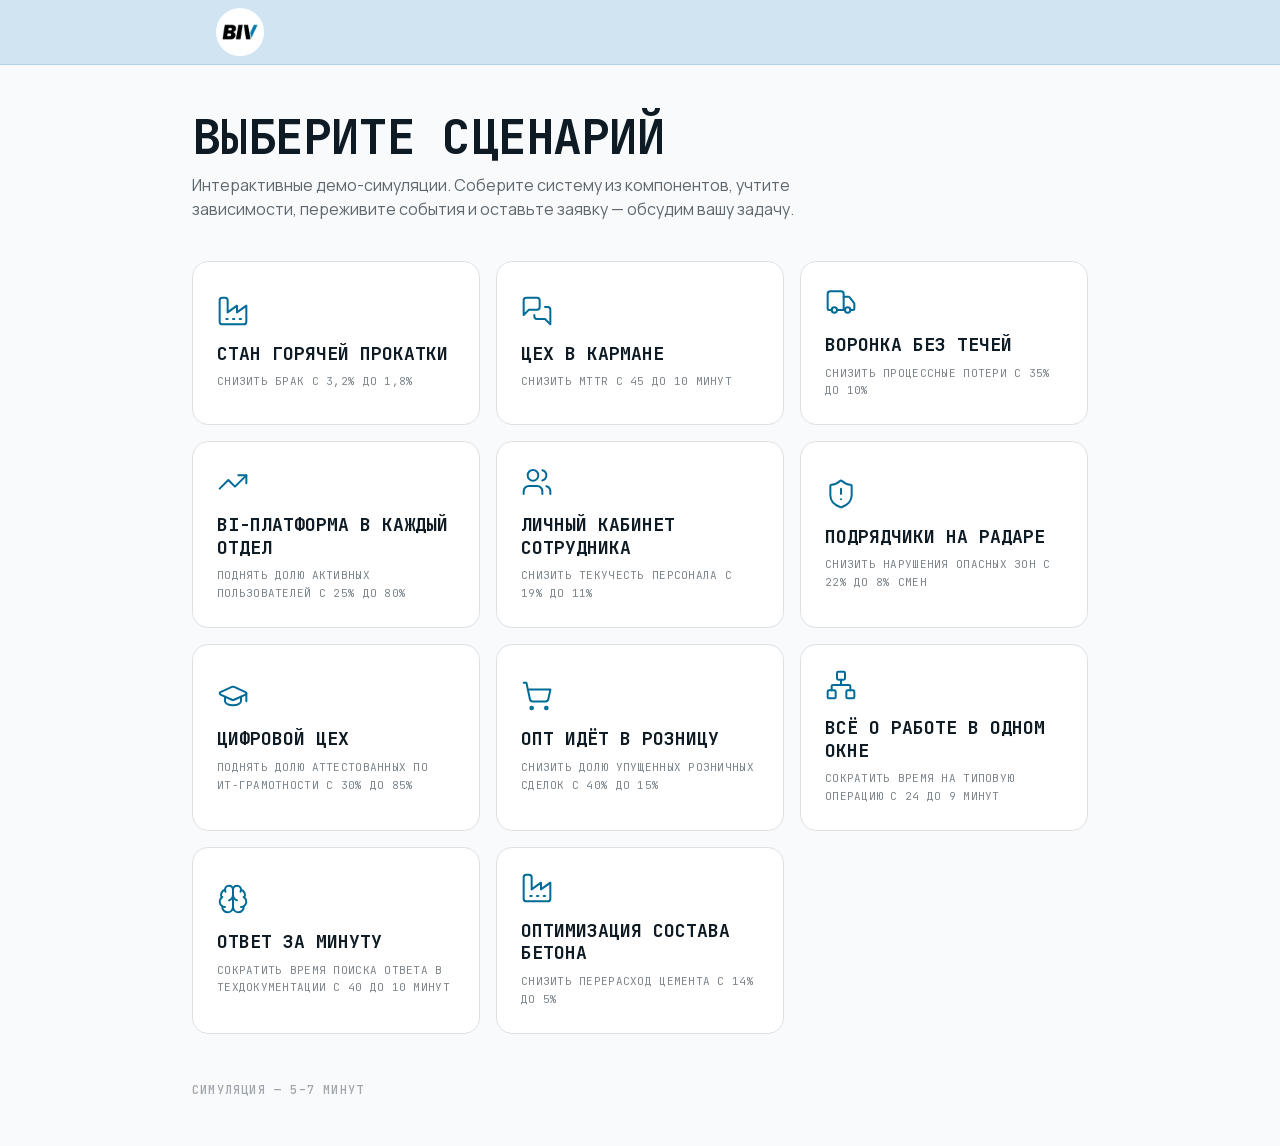
<file: index.html>
<!doctype html>
<html lang="ru">
  <head>
    <meta charset="UTF-8" />
    <meta name="viewport" content="width=device-width, initial-scale=1.0" />
    <title>IT Solution Game</title>
    <script type="module" crossorigin src="./assets/index-DegsgsY_.js"></script>
    <link rel="stylesheet" crossorigin href="./assets/index-CBIp3-F5.css">
  </head>
  <body>
    <div id="root"></div>
  </body>
</html>
</file>
<file: assets/index-CBIp3-F5.css>
@font-face{font-family:Manrope;font-style:normal;font-weight:400;font-display:swap;src:url(./Manrope-400-cyrillic-DJ9PYDpy.woff2) format("woff2");unicode-range:U+0301,U+0400-045F,U+0490-0491,U+04B0-04B1,U+2116}@font-face{font-family:Manrope;font-style:normal;font-weight:400;font-display:swap;src:url(./Manrope-400-latin-C46ZzDBF.woff2) format("woff2");unicode-range:U+0000-00FF,U+0131,U+0152-0153,U+02BB-02BC,U+02C6,U+02DA,U+02DC,U+0304,U+0308,U+0329,U+2000-206F,U+20AC,U+2122,U+2191,U+2193,U+2212,U+2215,U+FEFF,U+FFFD}@font-face{font-family:Manrope;font-style:normal;font-weight:500;font-display:swap;src:url(./Manrope-400-cyrillic-DJ9PYDpy.woff2) format("woff2");unicode-range:U+0301,U+0400-045F,U+0490-0491,U+04B0-04B1,U+2116}@font-face{font-family:Manrope;font-style:normal;font-weight:500;font-display:swap;src:url(./Manrope-400-latin-C46ZzDBF.woff2) format("woff2");unicode-range:U+0000-00FF,U+0131,U+0152-0153,U+02BB-02BC,U+02C6,U+02DA,U+02DC,U+0304,U+0308,U+0329,U+2000-206F,U+20AC,U+2122,U+2191,U+2193,U+2212,U+2215,U+FEFF,U+FFFD}@font-face{font-family:Manrope;font-style:normal;font-weight:600;font-display:swap;src:url(./Manrope-400-cyrillic-DJ9PYDpy.woff2) format("woff2");unicode-range:U+0301,U+0400-045F,U+0490-0491,U+04B0-04B1,U+2116}@font-face{font-family:Manrope;font-style:normal;font-weight:600;font-display:swap;src:url(./Manrope-400-latin-C46ZzDBF.woff2) format("woff2");unicode-range:U+0000-00FF,U+0131,U+0152-0153,U+02BB-02BC,U+02C6,U+02DA,U+02DC,U+0304,U+0308,U+0329,U+2000-206F,U+20AC,U+2122,U+2191,U+2193,U+2212,U+2215,U+FEFF,U+FFFD}@font-face{font-family:Manrope;font-style:normal;font-weight:700;font-display:swap;src:url(./Manrope-400-cyrillic-DJ9PYDpy.woff2) format("woff2");unicode-range:U+0301,U+0400-045F,U+0490-0491,U+04B0-04B1,U+2116}@font-face{font-family:Manrope;font-style:normal;font-weight:700;font-display:swap;src:url(./Manrope-400-latin-C46ZzDBF.woff2) format("woff2");unicode-range:U+0000-00FF,U+0131,U+0152-0153,U+02BB-02BC,U+02C6,U+02DA,U+02DC,U+0304,U+0308,U+0329,U+2000-206F,U+20AC,U+2122,U+2191,U+2193,U+2212,U+2215,U+FEFF,U+FFFD}@font-face{font-family:Manrope;font-style:normal;font-weight:800;font-display:swap;src:url(./Manrope-400-cyrillic-DJ9PYDpy.woff2) format("woff2");unicode-range:U+0301,U+0400-045F,U+0490-0491,U+04B0-04B1,U+2116}@font-face{font-family:Manrope;font-style:normal;font-weight:800;font-display:swap;src:url(./Manrope-400-latin-C46ZzDBF.woff2) format("woff2");unicode-range:U+0000-00FF,U+0131,U+0152-0153,U+02BB-02BC,U+02C6,U+02DA,U+02DC,U+0304,U+0308,U+0329,U+2000-206F,U+20AC,U+2122,U+2191,U+2193,U+2212,U+2215,U+FEFF,U+FFFD}@font-face{font-family:JetBrains Mono;font-style:normal;font-weight:400;font-display:swap;src:url(./JetBrainsMono-400-cyrillic-D2jMJ_bk.woff2) format("woff2");unicode-range:U+0301,U+0400-045F,U+0490-0491,U+04B0-04B1,U+2116}@font-face{font-family:JetBrains Mono;font-style:normal;font-weight:400;font-display:swap;src:url(./JetBrainsMono-400-latin-Db4Uuiha.woff2) format("woff2");unicode-range:U+0000-00FF,U+0131,U+0152-0153,U+02BB-02BC,U+02C6,U+02DA,U+02DC,U+0304,U+0308,U+0329,U+2000-206F,U+20AC,U+2122,U+2191,U+2193,U+2212,U+2215,U+FEFF,U+FFFD}@font-face{font-family:JetBrains Mono;font-style:normal;font-weight:500;font-display:swap;src:url(./JetBrainsMono-400-cyrillic-D2jMJ_bk.woff2) format("woff2");unicode-range:U+0301,U+0400-045F,U+0490-0491,U+04B0-04B1,U+2116}@font-face{font-family:JetBrains Mono;font-style:normal;font-weight:500;font-display:swap;src:url(./JetBrainsMono-400-latin-Db4Uuiha.woff2) format("woff2");unicode-range:U+0000-00FF,U+0131,U+0152-0153,U+02BB-02BC,U+02C6,U+02DA,U+02DC,U+0304,U+0308,U+0329,U+2000-206F,U+20AC,U+2122,U+2191,U+2193,U+2212,U+2215,U+FEFF,U+FFFD}@font-face{font-family:JetBrains Mono;font-style:normal;font-weight:700;font-display:swap;src:url(./JetBrainsMono-400-cyrillic-D2jMJ_bk.woff2) format("woff2");unicode-range:U+0301,U+0400-045F,U+0490-0491,U+04B0-04B1,U+2116}@font-face{font-family:JetBrains Mono;font-style:normal;font-weight:700;font-display:swap;src:url(./JetBrainsMono-400-latin-Db4Uuiha.woff2) format("woff2");unicode-range:U+0000-00FF,U+0131,U+0152-0153,U+02BB-02BC,U+02C6,U+02DA,U+02DC,U+0304,U+0308,U+0329,U+2000-206F,U+20AC,U+2122,U+2191,U+2193,U+2212,U+2215,U+FEFF,U+FFFD}*,:before,:after{--tw-border-spacing-x:0;--tw-border-spacing-y:0;--tw-translate-x:0;--tw-translate-y:0;--tw-rotate:0;--tw-skew-x:0;--tw-skew-y:0;--tw-scale-x:1;--tw-scale-y:1;--tw-pan-x: ;--tw-pan-y: ;--tw-pinch-zoom: ;--tw-scroll-snap-strictness:proximity;--tw-gradient-from-position: ;--tw-gradient-via-position: ;--tw-gradient-to-position: ;--tw-ordinal: ;--tw-slashed-zero: ;--tw-numeric-figure: ;--tw-numeric-spacing: ;--tw-numeric-fraction: ;--tw-ring-inset: ;--tw-ring-offset-width:0px;--tw-ring-offset-color:#fff;--tw-ring-color:rgb(59 130 246 / .5);--tw-ring-offset-shadow:0 0 #0000;--tw-ring-shadow:0 0 #0000;--tw-shadow:0 0 #0000;--tw-shadow-colored:0 0 #0000;--tw-blur: ;--tw-brightness: ;--tw-contrast: ;--tw-grayscale: ;--tw-hue-rotate: ;--tw-invert: ;--tw-saturate: ;--tw-sepia: ;--tw-drop-shadow: ;--tw-backdrop-blur: ;--tw-backdrop-brightness: ;--tw-backdrop-contrast: ;--tw-backdrop-grayscale: ;--tw-backdrop-hue-rotate: ;--tw-backdrop-invert: ;--tw-backdrop-opacity: ;--tw-backdrop-saturate: ;--tw-backdrop-sepia: ;--tw-contain-size: ;--tw-contain-layout: ;--tw-contain-paint: ;--tw-contain-style: }::backdrop{--tw-border-spacing-x:0;--tw-border-spacing-y:0;--tw-translate-x:0;--tw-translate-y:0;--tw-rotate:0;--tw-skew-x:0;--tw-skew-y:0;--tw-scale-x:1;--tw-scale-y:1;--tw-pan-x: ;--tw-pan-y: ;--tw-pinch-zoom: ;--tw-scroll-snap-strictness:proximity;--tw-gradient-from-position: ;--tw-gradient-via-position: ;--tw-gradient-to-position: ;--tw-ordinal: ;--tw-slashed-zero: ;--tw-numeric-figure: ;--tw-numeric-spacing: ;--tw-numeric-fraction: ;--tw-ring-inset: ;--tw-ring-offset-width:0px;--tw-ring-offset-color:#fff;--tw-ring-color:rgb(59 130 246 / .5);--tw-ring-offset-shadow:0 0 #0000;--tw-ring-shadow:0 0 #0000;--tw-shadow:0 0 #0000;--tw-shadow-colored:0 0 #0000;--tw-blur: ;--tw-brightness: ;--tw-contrast: ;--tw-grayscale: ;--tw-hue-rotate: ;--tw-invert: ;--tw-saturate: ;--tw-sepia: ;--tw-drop-shadow: ;--tw-backdrop-blur: ;--tw-backdrop-brightness: ;--tw-backdrop-contrast: ;--tw-backdrop-grayscale: ;--tw-backdrop-hue-rotate: ;--tw-backdrop-invert: ;--tw-backdrop-opacity: ;--tw-backdrop-saturate: ;--tw-backdrop-sepia: ;--tw-contain-size: ;--tw-contain-layout: ;--tw-contain-paint: ;--tw-contain-style: }*,:before,:after{box-sizing:border-box;border-width:0;border-style:solid;border-color:#e5e7eb}:before,:after{--tw-content: ""}html,:host{line-height:1.5;-webkit-text-size-adjust:100%;-moz-tab-size:4;-o-tab-size:4;tab-size:4;font-family:var(--font-sans);font-feature-settings:normal;font-variation-settings:normal;-webkit-tap-highlight-color:transparent}body{margin:0;line-height:inherit}hr{height:0;color:inherit;border-top-width:1px}abbr:where([title]){-webkit-text-decoration:underline dotted;text-decoration:underline dotted}h1,h2,h3,h4,h5,h6{font-size:inherit;font-weight:inherit}a{color:inherit;text-decoration:inherit}b,strong{font-weight:bolder}code,kbd,samp,pre{font-family:var(--font-mono);font-feature-settings:normal;font-variation-settings:normal;font-size:1em}small{font-size:80%}sub,sup{font-size:75%;line-height:0;position:relative;vertical-align:baseline}sub{bottom:-.25em}sup{top:-.5em}table{text-indent:0;border-color:inherit;border-collapse:collapse}button,input,optgroup,select,textarea{font-family:inherit;font-feature-settings:inherit;font-variation-settings:inherit;font-size:100%;font-weight:inherit;line-height:inherit;letter-spacing:inherit;color:inherit;margin:0;padding:0}button,select{text-transform:none}button,input:where([type=button]),input:where([type=reset]),input:where([type=submit]){-webkit-appearance:button;background-color:transparent;background-image:none}:-moz-focusring{outline:auto}:-moz-ui-invalid{box-shadow:none}progress{vertical-align:baseline}::-webkit-inner-spin-button,::-webkit-outer-spin-button{height:auto}[type=search]{-webkit-appearance:textfield;outline-offset:-2px}::-webkit-search-decoration{-webkit-appearance:none}::-webkit-file-upload-button{-webkit-appearance:button;font:inherit}summary{display:list-item}blockquote,dl,dd,h1,h2,h3,h4,h5,h6,hr,figure,p,pre{margin:0}fieldset{margin:0;padding:0}legend{padding:0}ol,ul,menu{list-style:none;margin:0;padding:0}dialog{padding:0}textarea{resize:vertical}input::-moz-placeholder,textarea::-moz-placeholder{opacity:1;color:#9ca3af}input::placeholder,textarea::placeholder{opacity:1;color:#9ca3af}button,[role=button]{cursor:pointer}:disabled{cursor:default}img,svg,video,canvas,audio,iframe,embed,object{display:block;vertical-align:middle}img,video{max-width:100%;height:auto}[hidden]:where(:not([hidden=until-found])){display:none}body{font-family:var(--font-sans);color:var(--neutral-900);background:#fff;-webkit-font-smoothing:antialiased}.visible{visibility:visible}.fixed{position:fixed}.absolute{position:absolute}.relative{position:relative}.sticky{position:sticky}.inset-0{top:0;right:0;bottom:0;left:0}.right-4{right:1rem}.top-0{top:0}.top-4{top:1rem}.z-40{z-index:40}.z-50{z-index:50}.mx-auto{margin-left:auto;margin-right:auto}.mb-1{margin-bottom:.25rem}.mb-10{margin-bottom:2.5rem}.mb-2{margin-bottom:.5rem}.mb-3{margin-bottom:.75rem}.mb-4{margin-bottom:1rem}.mb-5{margin-bottom:1.25rem}.mb-6{margin-bottom:1.5rem}.mb-8{margin-bottom:2rem}.mt-0\.5{margin-top:.125rem}.mt-1{margin-top:.25rem}.mt-12{margin-top:3rem}.mt-2{margin-top:.5rem}.mt-3{margin-top:.75rem}.mt-4{margin-top:1rem}.mt-5{margin-top:1.25rem}.flex{display:flex}.inline-flex{display:inline-flex}.table{display:table}.grid{display:grid}.h-1{height:.25rem}.h-1\.5{height:.375rem}.h-12{height:3rem}.h-16{height:4rem}.h-5{height:1.25rem}.h-64{height:16rem}.h-full{height:100%}.max-h-96{max-height:24rem}.max-h-\[40vh\]{max-height:40vh}.min-h-screen{min-height:100vh}.w-5{width:1.25rem}.w-auto{width:auto}.w-full{width:100%}.min-w-0{min-width:0px}.max-w-2xl{max-width:42rem}.max-w-4xl{max-width:56rem}.max-w-5xl{max-width:64rem}.max-w-6xl{max-width:72rem}.max-w-7xl{max-width:80rem}.max-w-md{max-width:28rem}.max-w-xl{max-width:36rem}.max-w-xs{max-width:20rem}.flex-1{flex:1 1 0%}.flex-shrink-0,.shrink-0{flex-shrink:0}.cursor-not-allowed{cursor:not-allowed}.cursor-pointer{cursor:pointer}.resize-y{resize:vertical}.grid-cols-2{grid-template-columns:repeat(2,minmax(0,1fr))}.flex-col{flex-direction:column}.flex-wrap{flex-wrap:wrap}.items-start{align-items:flex-start}.items-center{align-items:center}.justify-center{justify-content:center}.justify-between{justify-content:space-between}.gap-1{gap:.25rem}.gap-1\.5{gap:.375rem}.gap-2{gap:.5rem}.gap-2\.5{gap:.625rem}.gap-3{gap:.75rem}.gap-4{gap:1rem}.gap-6{gap:1.5rem}.space-y-2>:not([hidden])~:not([hidden]){--tw-space-y-reverse:0;margin-top:calc(.5rem * calc(1 - var(--tw-space-y-reverse)));margin-bottom:calc(.5rem * var(--tw-space-y-reverse))}.space-y-3>:not([hidden])~:not([hidden]){--tw-space-y-reverse:0;margin-top:calc(.75rem * calc(1 - var(--tw-space-y-reverse)));margin-bottom:calc(.75rem * var(--tw-space-y-reverse))}.space-y-4>:not([hidden])~:not([hidden]){--tw-space-y-reverse:0;margin-top:calc(1rem * calc(1 - var(--tw-space-y-reverse)));margin-bottom:calc(1rem * var(--tw-space-y-reverse))}.space-y-6>:not([hidden])~:not([hidden]){--tw-space-y-reverse:0;margin-top:calc(1.5rem * calc(1 - var(--tw-space-y-reverse)));margin-bottom:calc(1.5rem * var(--tw-space-y-reverse))}.self-start{align-self:flex-start}.overflow-x-auto{overflow-x:auto}.overflow-y-auto{overflow-y:auto}.truncate{overflow:hidden;text-overflow:ellipsis;white-space:nowrap}.whitespace-nowrap{white-space:nowrap}.rounded-2xl{border-radius:1rem}.rounded-full{border-radius:9999px}.rounded-lg{border-radius:.5rem}.rounded-md{border-radius:.375rem}.rounded-xl{border-radius:.75rem}.border{border-width:1px}.border-2{border-width:2px}.border-b{border-bottom-width:1px}.border-t{border-top-width:1px}.border-amber-200{border-color:var(--warning-200)}.border-amber-400{border-color:var(--warning-400)}.border-emerald-200{border-color:var(--success-200)}.border-emerald-500{border-color:var(--success-500)}.border-orange-200{border-color:var(--accent-200)}.border-orange-500{border-color:var(--accent-500)}.border-orange-600{border-color:var(--accent-600)}.border-red-200{border-color:var(--danger-200)}.border-red-500{border-color:var(--danger-500)}.border-stone-100{border-color:var(--neutral-100)}.border-stone-200{border-color:var(--neutral-200)}.border-stone-300{border-color:var(--neutral-300)}.border-stone-900{border-color:var(--neutral-900)}.bg-amber-50{background-color:var(--warning-50)}.bg-black\/40{background-color:#0006}.bg-emerald-50{background-color:var(--success-50)}.bg-emerald-500{background-color:var(--success-500)}.bg-orange-50{background-color:var(--accent-50)}.bg-orange-500{background-color:var(--accent-500)}.bg-orange-600{background-color:var(--accent-600)}.bg-red-50{background-color:var(--danger-50)}.bg-stone-100{background-color:var(--neutral-100)}.bg-stone-50{background-color:var(--neutral-50)}.bg-stone-900{background-color:var(--neutral-900)}.bg-white{--tw-bg-opacity:1;background-color:rgb(255 255 255 / var(--tw-bg-opacity, 1))}.object-contain{-o-object-fit:contain;object-fit:contain}.p-10{padding:2.5rem}.p-2{padding:.5rem}.p-3{padding:.75rem}.p-4{padding:1rem}.p-5{padding:1.25rem}.p-6{padding:1.5rem}.px-1\.5{padding-left:.375rem;padding-right:.375rem}.px-2{padding-left:.5rem;padding-right:.5rem}.px-3{padding-left:.75rem;padding-right:.75rem}.px-4{padding-left:1rem;padding-right:1rem}.px-5{padding-left:1.25rem;padding-right:1.25rem}.px-6{padding-left:1.5rem;padding-right:1.5rem}.px-8{padding-left:2rem;padding-right:2rem}.py-0\.5{padding-top:.125rem;padding-bottom:.125rem}.py-1{padding-top:.25rem;padding-bottom:.25rem}.py-1\.5{padding-top:.375rem;padding-bottom:.375rem}.py-12{padding-top:3rem;padding-bottom:3rem}.py-2{padding-top:.5rem;padding-bottom:.5rem}.py-2\.5{padding-top:.625rem;padding-bottom:.625rem}.py-3{padding-top:.75rem;padding-bottom:.75rem}.py-4{padding-top:1rem;padding-bottom:1rem}.py-6{padding-top:1.5rem;padding-bottom:1.5rem}.py-8{padding-top:2rem;padding-bottom:2rem}.pb-4{padding-bottom:1rem}.pr-1{padding-right:.25rem}.pr-2{padding-right:.5rem}.pt-3{padding-top:.75rem}.text-left{text-align:left}.text-center{text-align:center}.text-right{text-align:right}.align-top{vertical-align:top}.text-2xl{font-size:1.5rem;line-height:2rem}.text-3xl{font-size:1.875rem;line-height:2.25rem}.text-4xl{font-size:2.25rem;line-height:2.5rem}.text-5xl{font-size:3rem;line-height:1}.text-\[10px\]{font-size:10px}.text-\[11px\]{font-size:11px}.text-\[9px\]{font-size:9px}.text-base{font-size:1rem;line-height:1.5rem}.text-lg{font-size:1.125rem;line-height:1.75rem}.text-sm{font-size:.875rem;line-height:1.25rem}.text-xl{font-size:1.25rem;line-height:1.75rem}.text-xs{font-size:.75rem;line-height:1rem}.font-bold{font-weight:700}.font-medium{font-weight:500}.font-normal{font-weight:400}.font-semibold{font-weight:600}.leading-none{line-height:1}.leading-relaxed{line-height:1.625}.leading-tight{line-height:1.25}.tracking-\[0\.3em\]{letter-spacing:.3em}.tracking-tight{letter-spacing:-.025em}.tracking-wide{letter-spacing:.025em}.tracking-widest{letter-spacing:.1em}.text-amber-600{color:var(--warning-600)}.text-emerald-400{color:var(--success-400)}.text-emerald-600{color:var(--success-600)}.text-emerald-700{color:var(--success-700)}.text-orange-600{color:var(--accent-600)}.text-orange-700{color:var(--accent-700)}.text-red-500{color:var(--danger-500)}.text-red-600{color:var(--danger-600)}.text-red-700{color:var(--danger-700)}.text-stone-300{color:var(--neutral-300)}.text-stone-400{color:var(--neutral-400)}.text-stone-500{color:var(--neutral-500)}.text-stone-600{color:var(--neutral-600)}.text-stone-700{color:var(--neutral-700)}.text-stone-800{color:var(--neutral-800)}.text-stone-900{color:var(--neutral-900)}.text-white{--tw-text-opacity:1;color:rgb(255 255 255 / var(--tw-text-opacity, 1))}.antialiased{-webkit-font-smoothing:antialiased;-moz-osx-font-smoothing:grayscale}.accent-orange-600{accent-color:var(--accent-600)}.shadow-2xl{--tw-shadow:0 25px 50px -12px rgb(0 0 0 / .25);--tw-shadow-colored:0 25px 50px -12px var(--tw-shadow-color);box-shadow:var(--tw-ring-offset-shadow, 0 0 #0000),var(--tw-ring-shadow, 0 0 #0000),var(--tw-shadow)}.shadow-card{--tw-shadow:0 8px 24px rgba(8,47,71,.1);--tw-shadow-colored:0 8px 24px var(--tw-shadow-color);box-shadow:var(--tw-ring-offset-shadow, 0 0 #0000),var(--tw-ring-shadow, 0 0 #0000),var(--tw-shadow)}.shadow-card-lg{--tw-shadow:0 18px 48px rgba(8,47,71,.14);--tw-shadow-colored:0 18px 48px var(--tw-shadow-color);box-shadow:var(--tw-ring-offset-shadow, 0 0 #0000),var(--tw-ring-shadow, 0 0 #0000),var(--tw-shadow)}.shadow-sm{--tw-shadow:0 1px 2px 0 rgb(0 0 0 / .05);--tw-shadow-colored:0 1px 2px 0 var(--tw-shadow-color);box-shadow:var(--tw-ring-offset-shadow, 0 0 #0000),var(--tw-ring-shadow, 0 0 #0000),var(--tw-shadow)}.ring-1{--tw-ring-offset-shadow:var(--tw-ring-inset) 0 0 0 var(--tw-ring-offset-width) var(--tw-ring-offset-color);--tw-ring-shadow:var(--tw-ring-inset) 0 0 0 calc(1px + var(--tw-ring-offset-width)) var(--tw-ring-color);box-shadow:var(--tw-ring-offset-shadow),var(--tw-ring-shadow),var(--tw-shadow, 0 0 #0000)}.ring-orange-500{--tw-ring-color:var(--accent-500)}.filter{filter:var(--tw-blur) var(--tw-brightness) var(--tw-contrast) var(--tw-grayscale) var(--tw-hue-rotate) var(--tw-invert) var(--tw-saturate) var(--tw-sepia) var(--tw-drop-shadow)}.backdrop-blur-sm{--tw-backdrop-blur:blur(4px);-webkit-backdrop-filter:var(--tw-backdrop-blur) var(--tw-backdrop-brightness) var(--tw-backdrop-contrast) var(--tw-backdrop-grayscale) var(--tw-backdrop-hue-rotate) var(--tw-backdrop-invert) var(--tw-backdrop-opacity) var(--tw-backdrop-saturate) var(--tw-backdrop-sepia);backdrop-filter:var(--tw-backdrop-blur) var(--tw-backdrop-brightness) var(--tw-backdrop-contrast) var(--tw-backdrop-grayscale) var(--tw-backdrop-hue-rotate) var(--tw-backdrop-invert) var(--tw-backdrop-opacity) var(--tw-backdrop-saturate) var(--tw-backdrop-sepia)}.transition{transition-property:color,background-color,border-color,text-decoration-color,fill,stroke,opacity,box-shadow,transform,filter,backdrop-filter;transition-timing-function:cubic-bezier(.4,0,.2,1);transition-duration:.15s}.transition-all{transition-property:all;transition-timing-function:cubic-bezier(.4,0,.2,1);transition-duration:.15s}.transition-transform{transition-property:transform;transition-timing-function:cubic-bezier(.4,0,.2,1);transition-duration:.15s}.duration-500{transition-duration:.5s}:root{--c-accent: #017cb0;--c-ink: #0e1b24;--c-bg: #f8fafc;--c-success: #1e9e6a;--c-warning: #e0a106;--c-danger: #d8412f;--font-sans: "Manrope", system-ui, sans-serif;--font-mono: "JetBrains Mono", monospace;--accent-50: color-mix(in srgb, var(--c-accent) 8%, white);--accent-100: color-mix(in srgb, var(--c-accent) 16%, white);--accent-200: color-mix(in srgb, var(--c-accent) 32%, white);--accent-300: color-mix(in srgb, var(--c-accent) 52%, white);--accent-400: color-mix(in srgb, var(--c-accent) 76%, white);--accent-500: var(--c-accent);--accent-600: color-mix(in srgb, var(--c-accent) 86%, black);--accent-700: color-mix(in srgb, var(--c-accent) 72%, black);--accent-800: color-mix(in srgb, var(--c-accent) 58%, black);--accent-900: color-mix(in srgb, var(--c-accent) 46%, black);--neutral-50: var(--c-bg);--neutral-100: color-mix(in srgb, var(--c-ink) 5%, var(--c-bg));--neutral-200: color-mix(in srgb, var(--c-ink) 11%, var(--c-bg));--neutral-300: color-mix(in srgb, var(--c-ink) 20%, var(--c-bg));--neutral-400: color-mix(in srgb, var(--c-ink) 38%, var(--c-bg));--neutral-500: color-mix(in srgb, var(--c-ink) 52%, var(--c-bg));--neutral-600: color-mix(in srgb, var(--c-ink) 66%, var(--c-bg));--neutral-700: color-mix(in srgb, var(--c-ink) 79%, var(--c-bg));--neutral-800: color-mix(in srgb, var(--c-ink) 90%, var(--c-bg));--neutral-900: var(--c-ink);--neutral-950: color-mix(in srgb, var(--c-ink) 80%, black);--success-50: color-mix(in srgb, var(--c-success) 12%, white);--success-200: color-mix(in srgb, var(--c-success) 40%, white);--success-400: color-mix(in srgb, var(--c-success) 78%, white);--success-500: var(--c-success);--success-600: color-mix(in srgb, var(--c-success) 86%, black);--success-700: color-mix(in srgb, var(--c-success) 72%, black);--success-800: color-mix(in srgb, var(--c-success) 58%, black);--warning-50: color-mix(in srgb, var(--c-warning) 14%, white);--warning-200: color-mix(in srgb, var(--c-warning) 42%, white);--warning-400: color-mix(in srgb, var(--c-warning) 80%, white);--warning-500: var(--c-warning);--warning-600: color-mix(in srgb, var(--c-warning) 86%, black);--warning-700: color-mix(in srgb, var(--c-warning) 72%, black);--danger-50: color-mix(in srgb, var(--c-danger) 12%, white);--danger-200: color-mix(in srgb, var(--c-danger) 40%, white);--danger-400: color-mix(in srgb, var(--c-danger) 78%, white);--danger-500: var(--c-danger);--danger-600: color-mix(in srgb, var(--c-danger) 86%, black);--danger-700: color-mix(in srgb, var(--c-danger) 72%, black)}.mono{font-family:var(--font-mono)}@keyframes pulse-accent{0%,to{box-shadow:0 0 color-mix(in srgb,var(--c-accent) 32%,transparent)}50%{box-shadow:0 0 0 14px color-mix(in srgb,var(--c-accent) 0%,transparent)}}.pulse-orange{animation:pulse-accent 2s infinite}.last\:border-0:last-child{border-width:0px}.hover\:border-amber-400:hover{border-color:var(--warning-400)}.hover\:border-orange-300:hover{border-color:var(--accent-300)}.hover\:border-orange-400:hover{border-color:var(--accent-400)}.hover\:border-stone-400:hover{border-color:var(--neutral-400)}.hover\:bg-amber-50:hover{background-color:var(--warning-50)}.hover\:bg-orange-700:hover{background-color:var(--accent-700)}.hover\:bg-red-50:hover{background-color:var(--danger-50)}.hover\:bg-stone-100:hover{background-color:var(--neutral-100)}.hover\:bg-stone-50:hover{background-color:var(--neutral-50)}.hover\:bg-stone-800:hover{background-color:var(--neutral-800)}.hover\:text-orange-600:hover{color:var(--accent-600)}.hover\:text-stone-900:hover{color:var(--neutral-900)}.hover\:shadow-accent:hover{--tw-shadow:0 14px 34px color-mix(in srgb, var(--c-accent) 30%, transparent);--tw-shadow-colored:0 14px 34px var(--tw-shadow-color);box-shadow:var(--tw-ring-offset-shadow, 0 0 #0000),var(--tw-ring-shadow, 0 0 #0000),var(--tw-shadow)}.hover\:shadow-card:hover{--tw-shadow:0 8px 24px rgba(8,47,71,.1);--tw-shadow-colored:0 8px 24px var(--tw-shadow-color);box-shadow:var(--tw-ring-offset-shadow, 0 0 #0000),var(--tw-ring-shadow, 0 0 #0000),var(--tw-shadow)}.focus\:border-orange-500:focus{border-color:var(--accent-500)}.focus\:outline-none:focus{outline:2px solid transparent;outline-offset:2px}.disabled\:cursor-not-allowed:disabled{cursor:not-allowed}.disabled\:bg-stone-100:disabled{background-color:var(--neutral-100)}.disabled\:text-stone-400:disabled{color:var(--neutral-400)}.disabled\:opacity-40:disabled{opacity:.4}.group:hover .group-hover\:translate-x-1{--tw-translate-x:.25rem;transform:translate(var(--tw-translate-x),var(--tw-translate-y)) rotate(var(--tw-rotate)) skew(var(--tw-skew-x)) skewY(var(--tw-skew-y)) scaleX(var(--tw-scale-x)) scaleY(var(--tw-scale-y))}@media (min-width: 640px){.sm\:grid-cols-2{grid-template-columns:repeat(2,minmax(0,1fr))}}@media (min-width: 768px){.md\:sticky{position:sticky}.md\:top-20{top:5rem}.md\:col-span-2{grid-column:span 2 / span 2}.md\:grid-cols-3{grid-template-columns:repeat(3,minmax(0,1fr))}.md\:grid-cols-4{grid-template-columns:repeat(4,minmax(0,1fr))}.md\:p-8{padding:2rem}.md\:px-8{padding-left:2rem;padding-right:2rem}.md\:text-5xl{font-size:3rem;line-height:1}.md\:text-6xl{font-size:3.75rem;line-height:1}}
</file>
